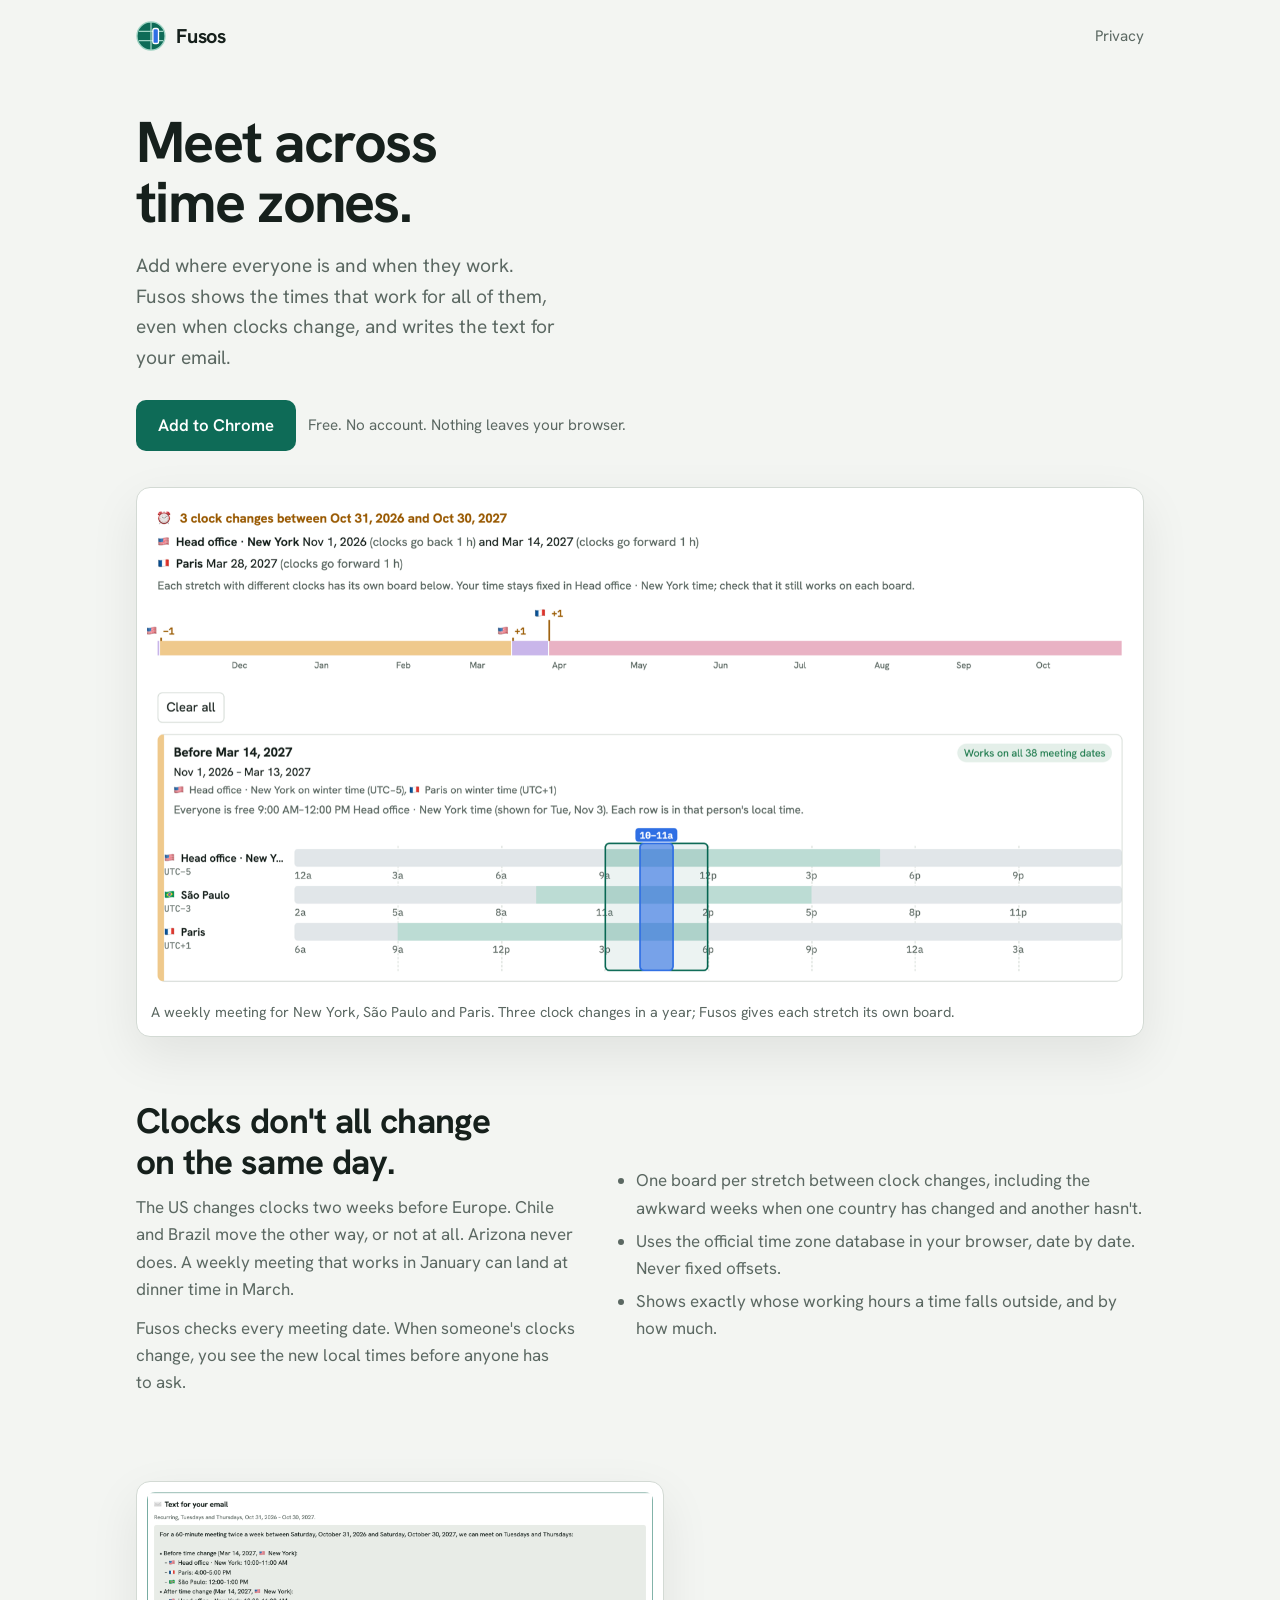
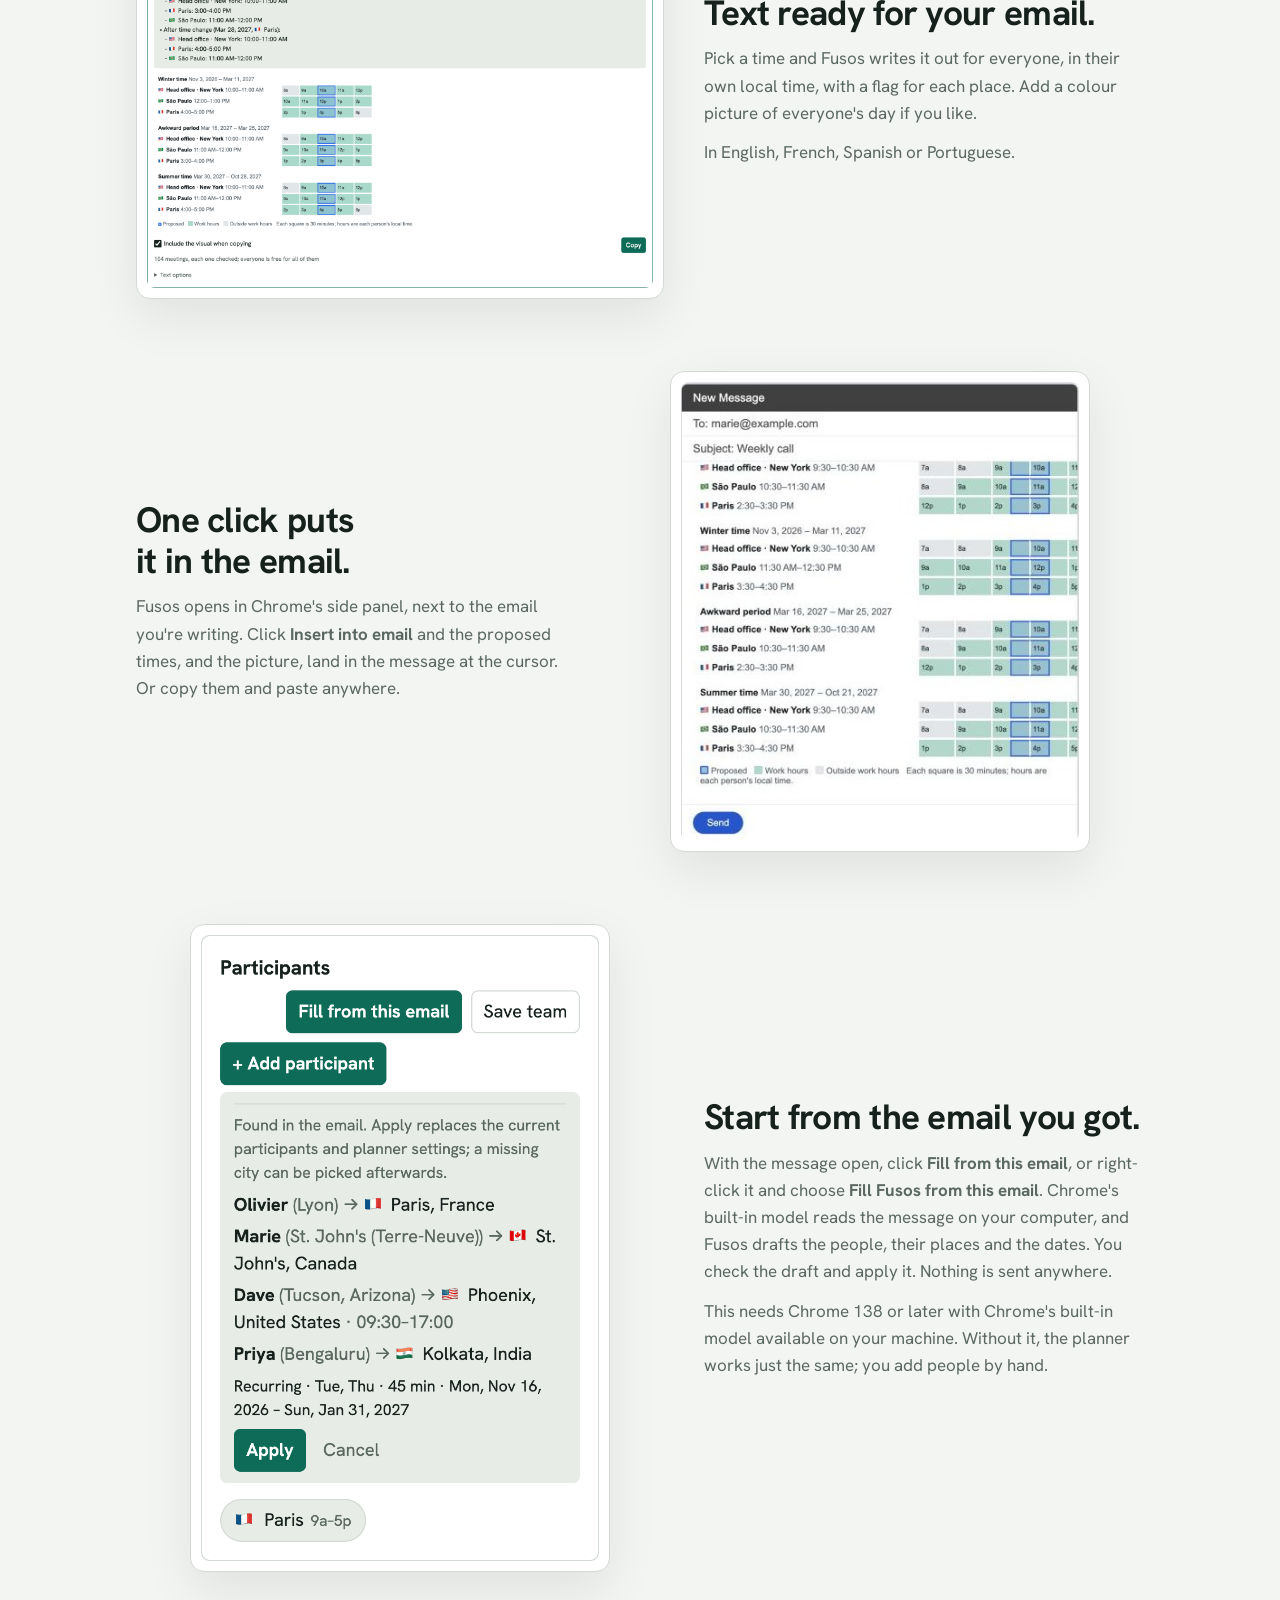
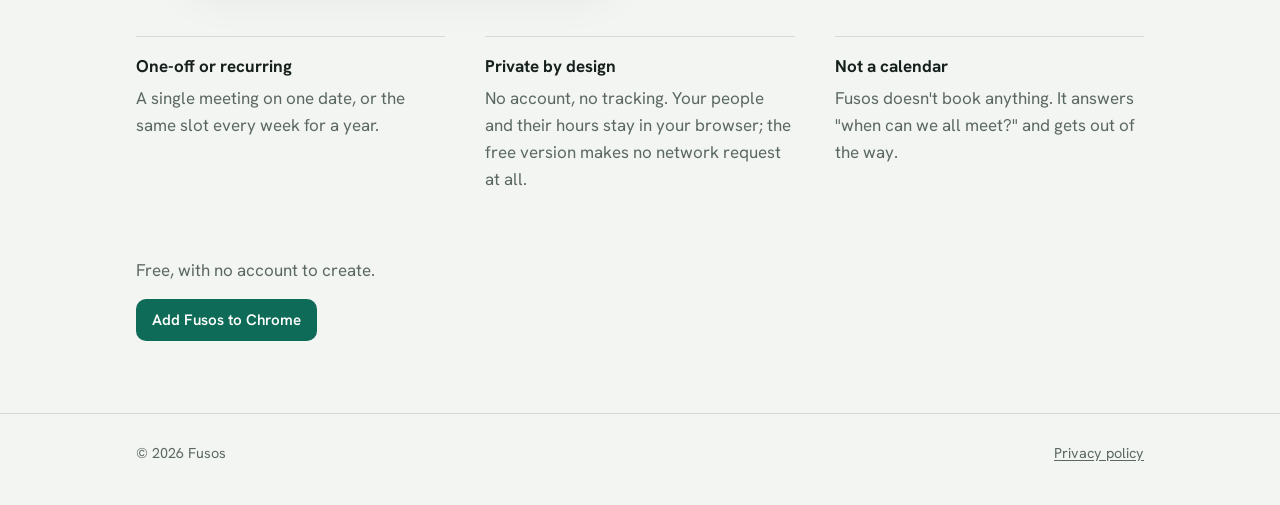
<file: index.html>
<!doctype html>
<html lang="en">
<head>
<meta charset="utf-8">
<meta name="viewport" content="width=device-width, initial-scale=1">
<title>Fusos — Meet across time zones</title>
<meta name="description" content="A free Chrome extension that finds a meeting time that works for everyone across time zones, even when clocks change, and writes the text for your email.">
<link rel="icon" href="favicon.svg" type="image/svg+xml">
<link rel="stylesheet" href="style.css">
</head>
<body>
<header class="site">
  <div class="wrap">
    <a class="brand" href="./"><img src="favicon.svg" alt="" width="30" height="30">Fusos</a>
    <nav><a href="privacy/">Privacy</a></nav>
  </div>
</header>

<main>
  <section class="hero">
    <div class="wrap">
      <h1>Meet across time zones.</h1>
      <p class="lede">Add where everyone is and when they work. Fusos shows the times that work for all of them, even when clocks change, and writes the text for your email.</p>
      <div class="cta">
        <a class="btn" href="https://chromewebstore.google.com/detail/fusos-meet-across-time-zo/gfbiapbddkabkhcecokkjmpogpikblal">Add to Chrome</a>
        <span class="note">Free. No account. Nothing leaves your browser.</span>
      </div>
    </div>
  </section>

  <div class="wrap">
    <figure class="shot">
      <picture>
        <source srcset="img/planner-dark.png" media="(prefers-color-scheme: dark)">
        <img src="img/planner-light.png" width="1600" height="801" alt="The Fusos planner: three clock changes on a timeline, and a board showing New York, São Paulo and Paris work hours with a 10 to 11 AM New York meeting proposed.">
      </picture>
      <figcaption>A weekly meeting for New York, São Paulo and Paris. Three clock changes in a year; Fusos gives each stretch its own board.</figcaption>
    </figure>
  </div>

  <section class="band">
    <div class="wrap">
      <div class="split">
        <div>
          <h2>Clocks don't all change on the same day.</h2>
          <p>The US changes clocks two weeks before Europe. Chile and Brazil move the other way, or not at all. Arizona never does. A weekly meeting that works in January can land at dinner time in March.</p>
          <p>Fusos checks every meeting date. When someone's clocks change, you see the new local times before anyone has to ask.</p>
        </div>
        <div>
          <ul>
            <li>One board per stretch between clock changes, including the awkward weeks when one country has changed and another hasn't.</li>
            <li>Uses the official time zone database in your browser, date by date. Never fixed offsets.</li>
            <li>Shows exactly whose working hours a time falls outside, and by how much.</li>
          </ul>
        </div>
      </div>
    </div>
  </section>

  <section class="band" style="padding-top:0">
    <div class="wrap">
      <div class="split flip">
        <div>
          <h2>Text ready for your email.</h2>
          <p>Pick a time and Fusos writes it out for everyone, in their own local time, with a flag for each place. Add a colour picture of everyone's day if you like.</p>
          <p>In English, French, Spanish or Portuguese.</p>
        </div>
        <figure class="shot">
          <picture>
            <source srcset="img/email-dark.png" media="(prefers-color-scheme: dark)">
            <img src="img/email-light.png" width="1600" height="1252" loading="lazy" alt="The email text Fusos writes: a recurring Tuesday and Thursday meeting, with local times for New York, Paris and São Paulo before and after each clock change, and a colour visual for winter time, the awkward period and summer time.">
          </picture>
        </figure>
      </div>
    </div>
  </section>

  <section class="band" style="padding-top:0">
    <div class="wrap">
      <div class="split">
        <div>
          <h2>One click puts it in the email.</h2>
          <p>Fusos opens in Chrome's side panel, next to the email you're writing. Click <strong>Insert into email</strong> and the proposed times, and the picture, land in the message at the cursor. Or copy them and paste anywhere.</p>
        </div>
        <figure class="shot panel">
          <img src="img/insert-email.jpg" width="440" height="508" loading="lazy" alt="A Gmail compose window for a weekly call, with the colour picture of New York, São Paulo and Paris hours for each stretch of the year inserted into the message body above the Send button.">
        </figure>
      </div>
    </div>
  </section>

  <section class="band" style="padding-top:0">
    <div class="wrap">
      <div class="split flip">
        <div>
          <h2>Start from the email you got.</h2>
          <p>With the message open, click <strong>Fill from this email</strong>, or right-click it and choose <strong>Fill Fusos from this email</strong>. Chrome's built-in model reads the message on your computer, and Fusos drafts the people, their places and the dates. You check the draft and apply it. Nothing is sent anywhere.</p>
          <p>This needs Chrome 138 or later with Chrome's built-in model available on your machine. Without it, the planner works just the same; you add people by hand.</p>
        </div>
        <figure class="shot panel">
          <img src="img/fill-draft.png" width="704" height="1108" loading="lazy" alt="The draft Fusos made from an email: Olivier in Lyon matched to Paris, Marie in St. John's, Dave in Tucson matched to Phoenix with 9:30 to 17:00 hours, Priya in Bengaluru matched to Kolkata, and a recurring 45-minute meeting on Tuesdays and Thursdays from Nov 16, 2026 to Jan 31, 2027, with Apply and Cancel buttons.">
        </figure>
      </div>
    </div>
  </section>

  <section class="band" style="padding-top:0">
    <div class="wrap">
      <dl class="facts">
        <div><dt>One-off or recurring</dt><dd>A single meeting on one date, or the same slot every week for a year.</dd></div>
        <div><dt>Private by design</dt><dd>No account, no tracking. Your people and their hours stay in your browser; the free version makes no network request at all.</dd></div>
        <div><dt>Not a calendar</dt><dd>Fusos doesn't book anything. It answers "when can we all meet?" and gets out of the way.</dd></div>
      </dl>
    </div>
  </section>

  <section class="band end">
    <div class="wrap">
      <p>Free, with no account to create.</p>
      <a class="btn small" href="https://chromewebstore.google.com/detail/fusos-meet-across-time-zo/gfbiapbddkabkhcecokkjmpogpikblal">Add Fusos to Chrome</a>
    </div>
  </section>
</main>

<footer class="site">
  <div class="wrap">
    <span>© 2026 Fusos</span>
    <span><a href="privacy/">Privacy policy</a></span>
  </div>
</footer>
</body>
</html>
</file>
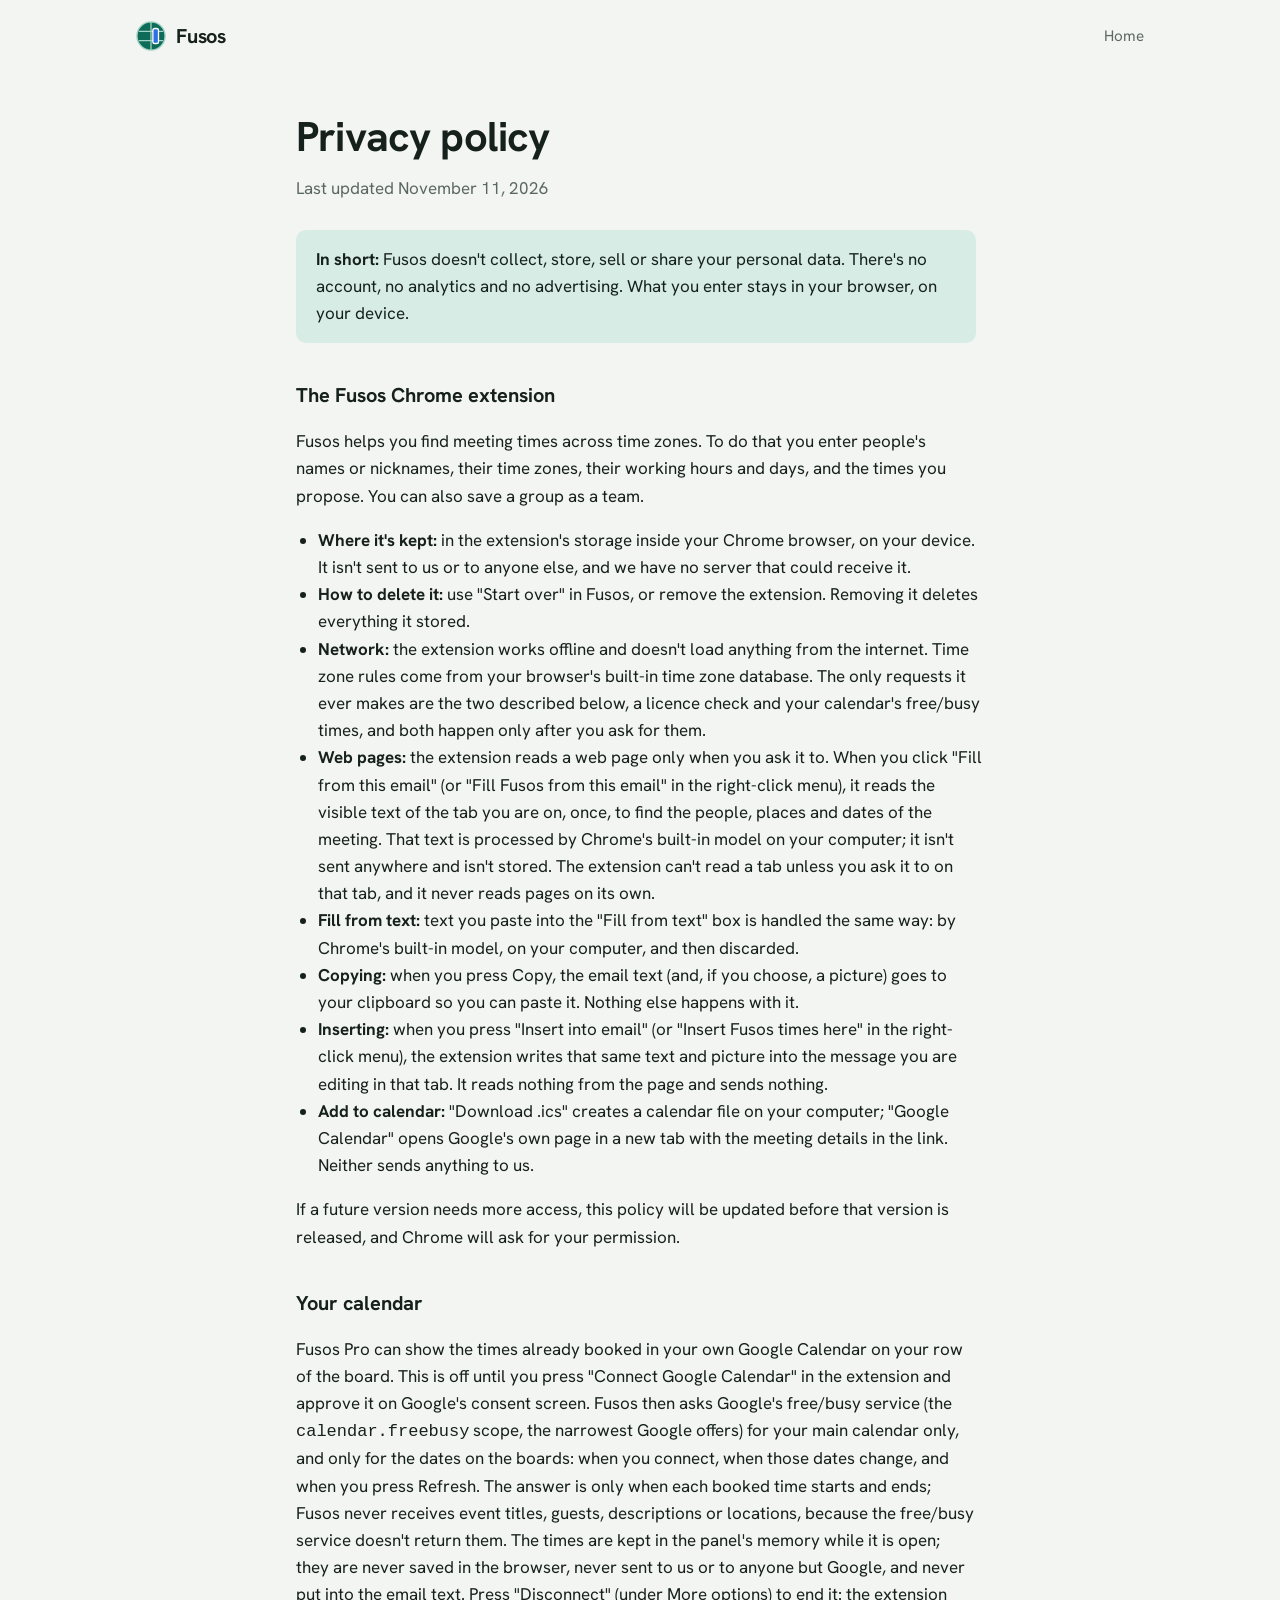
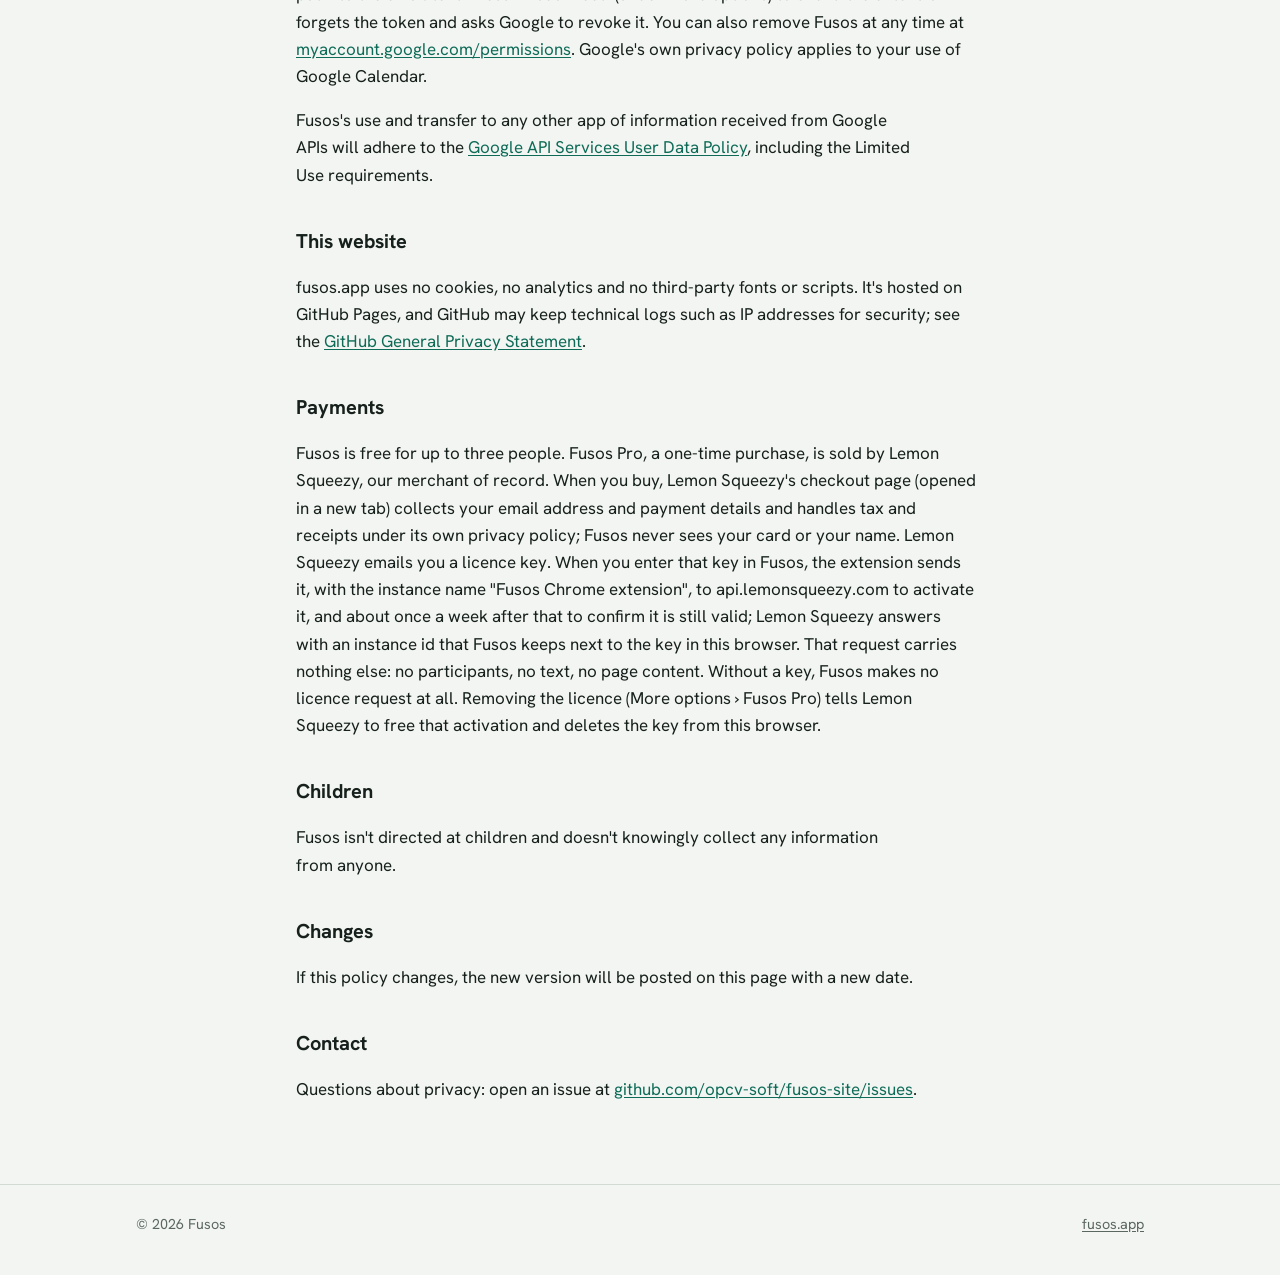
<file: privacy/index.html>
<!doctype html>
<html lang="en">
<head>
<meta charset="utf-8">
<meta name="viewport" content="width=device-width, initial-scale=1">
<title>Fusos privacy policy</title>
<meta name="description" content="How Fusos handles your data: it doesn't collect any. Everything stays in your browser.">
<link rel="icon" href="../favicon.svg" type="image/svg+xml">
<link rel="stylesheet" href="../style.css">
</head>
<body>
<header class="site">
  <div class="wrap">
    <a class="brand" href="../"><img src="../favicon.svg" alt="" width="30" height="30">Fusos</a>
    <nav><a href="../">Home</a></nav>
  </div>
</header>

<main class="doc">
  <div class="wrap narrow">
    <h1>Privacy policy</h1>
    <p class="updated">Last updated November 11, 2026</p>

    <div class="summary">
      <p><strong>In short:</strong> Fusos doesn't collect, store, sell or share your personal data. There's no account, no analytics and no advertising. What you enter stays in your browser, on your device.</p>
    </div>

    <h2>The Fusos Chrome extension</h2>
    <p>Fusos helps you find meeting times across time zones. To do that you enter people's names or nicknames, their time zones, their working hours and days, and the times you propose. You can also save a group as a team.</p>
    <ul>
      <li><strong>Where it's kept:</strong> in the extension's storage inside your Chrome browser, on your device. It isn't sent to us or to anyone else, and we have no server that could receive it.</li>
      <li><strong>How to delete it:</strong> use "Start over" in Fusos, or remove the extension. Removing it deletes everything it stored.</li>
      <li><strong>Network:</strong> the extension works offline and doesn't load anything from the internet. Time zone rules come from your browser's built-in time zone database. The only requests it ever makes are the two described below, a licence check and your calendar's free/busy times, and both happen only after you ask for them.</li>
      <li><strong>Web pages:</strong> the extension reads a web page only when you ask it to. When you click "Fill from this email" (or "Fill Fusos from this email" in the right-click menu), it reads the visible text of the tab you are on, once, to find the people, places and dates of the meeting. That text is processed by Chrome's built-in model on your computer; it isn't sent anywhere and isn't stored. The extension can't read a tab unless you ask it to on that tab, and it never reads pages on its own.</li>
      <li><strong>Fill from text:</strong> text you paste into the "Fill from text" box is handled the same way: by Chrome's built-in model, on your computer, and then discarded.</li>
      <li><strong>Copying:</strong> when you press Copy, the email text (and, if you choose, a picture) goes to your clipboard so you can paste it. Nothing else happens with it.</li>
      <li><strong>Inserting:</strong> when you press "Insert into email" (or "Insert Fusos times here" in the right-click menu), the extension writes that same text and picture into the message you are editing in that tab. It reads nothing from the page and sends nothing.</li>
      <li><strong>Add to calendar:</strong> "Download .ics" creates a calendar file on your computer; "Google Calendar" opens Google's own page in a new tab with the meeting details in the link. Neither sends anything to us.</li>
    </ul>
    <p>If a future version needs more access, this policy will be updated before that version is released, and Chrome will ask for your permission.</p>

    <h2>Your calendar</h2>
    <p>Fusos Pro can show the times already booked in your own Google Calendar on your row of the board. This is off until you press "Connect Google Calendar" in the extension and approve it on Google's consent screen. Fusos then asks Google's free/busy service (the <code>calendar.freebusy</code> scope, the narrowest Google offers) for your main calendar only, and only for the dates on the boards: when you connect, when those dates change, and when you press Refresh. The answer is only when each booked time starts and ends; Fusos never receives event titles, guests, descriptions or locations, because the free/busy service doesn't return them. The times are kept in the panel's memory while it is open; they are never saved in the browser, never sent to us or to anyone but Google, and never put into the email text. Press "Disconnect" (under More options) to end it: the extension forgets the token and asks Google to revoke it. You can also remove Fusos at any time at <a href="https://myaccount.google.com/permissions">myaccount.google.com/permissions</a>. Google's own privacy policy applies to your use of Google Calendar.</p>
    <p>Fusos's use and transfer to any other app of information received from Google APIs will adhere to the <a href="https://developers.google.com/terms/api-services-user-data-policy">Google API Services User Data Policy</a>, including the Limited Use requirements.</p>

    <h2>This website</h2>
    <p>fusos.app uses no cookies, no analytics and no third-party fonts or scripts. It's hosted on GitHub Pages, and GitHub may keep technical logs such as IP addresses for security; see the <a href="https://docs.github.com/en/site-policy/privacy-policies/github-general-privacy-statement">GitHub General Privacy Statement</a>.</p>

    <h2>Payments</h2>
    <p>Fusos is free for up to three people. Fusos Pro, a one-time purchase, is sold by Lemon Squeezy, our merchant of record. When you buy, Lemon Squeezy's checkout page (opened in a new tab) collects your email address and payment details and handles tax and receipts under its own privacy policy; Fusos never sees your card or your name. Lemon Squeezy emails you a licence key. When you enter that key in Fusos, the extension sends it, with the instance name "Fusos Chrome extension", to api.lemonsqueezy.com to activate it, and about once a week after that to confirm it is still valid; Lemon Squeezy answers with an instance id that Fusos keeps next to the key in this browser. That request carries nothing else: no participants, no text, no page content. Without a key, Fusos makes no licence request at all. Removing the licence (More options › Fusos Pro) tells Lemon Squeezy to free that activation and deletes the key from this browser.</p>

    <h2>Children</h2>
    <p>Fusos isn't directed at children and doesn't knowingly collect any information from anyone.</p>

    <h2>Changes</h2>
    <p>If this policy changes, the new version will be posted on this page with a new date.</p>

    <h2>Contact</h2>
    <p>Questions about privacy: open an issue at <a href="https://github.com/opcv-soft/fusos-site/issues">github.com/opcv-soft/fusos-site/issues</a>.</p>
  </div>
</main>

<footer class="site">
  <div class="wrap">
    <span>© 2026 Fusos</span>
    <span><a href="../">fusos.app</a></span>
  </div>
</footer>
</body>
</html>
</file>
<file: style.css>
/* Fusos site. Same palette and typeface as the app; the font is self-hosted, so the site loads nothing from other servers. */
@font-face { font-family: "Hanken Grotesk"; font-weight: 400; font-display: swap; src: url("fonts/hanken-grotesk-latin-400.woff2") format("woff2"); }
@font-face { font-family: "Hanken Grotesk"; font-weight: 600; font-display: swap; src: url("fonts/hanken-grotesk-latin-600.woff2") format("woff2"); }
@font-face { font-family: "Hanken Grotesk"; font-weight: 700; font-display: swap; src: url("fonts/hanken-grotesk-latin-700.woff2") format("woff2"); }
:root {
  --bg: #f3f5f2;
  --surface: #ffffff;
  --sunk: #e8ece7;
  --fg: #16201c;
  --muted: #5b6862;
  --line: #d3dad4;
  --accent: #0e6b57;
  --accent-ink: #ffffff;
  --accent-soft: #d6ece5;
  --sel: #2f6fe4;
  --warn: #9a5b00;
  --font: "Hanken Grotesk", system-ui, -apple-system, "Segoe UI", sans-serif;
  color-scheme: light;
}
@media (prefers-color-scheme: dark) {
  :root:not([data-theme="light"]) {
    --bg: #101614; --surface: #17201d; --sunk: #0c1210; --fg: #e5ece8; --muted: #9aa8a1; --line: #2c3833;
    --accent: #4cc3a3; --accent-ink: #062019; --accent-soft: #173a31; --sel: #7aa7ff; --warn: #f2b45a;
    color-scheme: dark;
  }
}
:root[data-theme="dark"] {
  --bg: #101614; --surface: #17201d; --sunk: #0c1210; --fg: #e5ece8; --muted: #9aa8a1; --line: #2c3833;
  --accent: #4cc3a3; --accent-ink: #062019; --accent-soft: #173a31; --sel: #7aa7ff; --warn: #f2b45a;
  color-scheme: dark;
}
* { box-sizing: border-box; }
body { margin: 0; background: var(--bg); color: var(--fg); font: 17px/1.6 var(--font); -webkit-font-smoothing: antialiased; }
a { color: var(--accent); text-underline-offset: 2px; }
img { max-width: 100%; height: auto; display: block; }
p, li { text-wrap: pretty; }
::selection { background: color-mix(in srgb, var(--sel) 28%, transparent); color: inherit; }
input, textarea { caret-color: var(--accent); }
.wrap { max-width: 1040px; margin: 0 auto; padding: 0 16px; }
.narrow { max-width: 720px; }

header.site { padding: 20px 0; }
header.site .wrap { display: flex; align-items: center; justify-content: space-between; gap: 16px; }
.brand { display: inline-flex; align-items: center; gap: 10px; font-weight: 700; font-size: 1.25rem; color: var(--fg); text-decoration: none; letter-spacing: -0.01em; }
.brand svg { width: 30px; height: 30px; }
nav a { color: var(--muted); text-decoration: none; font-size: 0.95rem; }
nav a:hover { color: var(--fg); }

.hero { padding: 40px 0 28px; }
.hero h1 { font-size: clamp(2.2rem, 6vw, 3.6rem); line-height: 1.05; letter-spacing: -0.03em; margin: 0 0 18px; max-width: 14ch; text-wrap: balance; }
.hero p.lede { font-size: 1.2rem; color: var(--muted); max-width: 40ch; margin: 0 0 26px; text-wrap: pretty; }
.cta { display: flex; flex-wrap: wrap; gap: 12px; align-items: center; }
.btn { display: inline-flex; align-items: center; padding: 12px 22px; border-radius: 10px; background: var(--accent); color: var(--accent-ink); font-weight: 600; font-size: 1.05rem; text-decoration: none; }
.btn:hover { background: color-mix(in srgb, var(--accent) 88%, var(--fg)); }
.btn.small { padding: 9px 16px; font-size: 0.95rem; }
.cta .note { color: var(--muted); font-size: 0.95rem; }

.shot { margin: 8px 0 0; background: var(--surface); border: 1px solid var(--line); border-radius: 14px; padding: 10px; box-shadow: 0 18px 50px rgba(0, 0, 0, 0.08); }
.shot img { border-radius: 8px; }
.shot.panel { max-width: 420px; margin-left: auto; margin-right: auto; }
figcaption { color: var(--muted); font-size: 0.9rem; margin: 10px 4px 2px; }

section.band { padding: 64px 0; }
section.band h2 { font-size: clamp(1.6rem, 3.5vw, 2.2rem); letter-spacing: -0.02em; line-height: 1.15; margin: 0 0 12px; text-wrap: balance; }
section.band > .wrap > p { color: var(--muted); max-width: 60ch; margin: 0 0 28px; }

.split { display: grid; grid-template-columns: minmax(0, 5fr) minmax(0, 6fr); gap: 40px; align-items: center; }
.split.flip { grid-template-columns: minmax(0, 6fr) minmax(0, 5fr); }
.split.flip > :first-child { order: 2; }
@media (max-width: 820px) { .split, .split.flip { grid-template-columns: minmax(0, 1fr); gap: 20px; } .split.flip > :first-child { order: 0; } }
.split p { color: var(--muted); margin: 0 0 12px; }
.split ul { margin: 0; padding-left: 20px; color: var(--muted); }
.split li + li { margin-top: 6px; }

.facts { display: grid; grid-template-columns: repeat(3, minmax(0, 1fr)); gap: 12px 40px; margin: 0; }
@media (max-width: 820px) { .facts { grid-template-columns: minmax(0, 1fr); } }
.facts div { border-top: 1px solid var(--line); padding-top: 16px; }
.facts dt { font-weight: 700; margin: 0 0 4px; }
.facts dd { margin: 0; color: var(--muted); }

section.band.end { padding: 0 0 72px; }
section.band.end p { color: var(--muted); margin: 0 0 14px; }

footer.site { border-top: 1px solid var(--line); padding: 28px 0 40px; color: var(--muted); font-size: 0.9rem; }
footer.site .wrap { display: flex; flex-wrap: wrap; justify-content: space-between; gap: 12px; }
footer.site a { color: var(--muted); }

/* privacy page */
.doc { padding: 24px 0 64px; }
.doc h1 { font-size: clamp(2rem, 5vw, 2.6rem); letter-spacing: -0.02em; margin: 8px 0 4px; }
.doc .updated { color: var(--muted); margin: 0 0 28px; }
.doc h2 { font-size: 1.25rem; margin: 36px 0 8px; }
.doc p, .doc li { text-wrap: pretty; }
.doc ul { padding-left: 22px; }
.doc p, .doc li, .doc .summary { max-width: 68ch; }
.doc .summary { background: var(--accent-soft); border-radius: 10px; padding: 16px 20px; }
.doc .summary p { margin: 0; }

:focus-visible { outline: 2px solid var(--sel); outline-offset: 2px; border-radius: 4px; }
</file>
